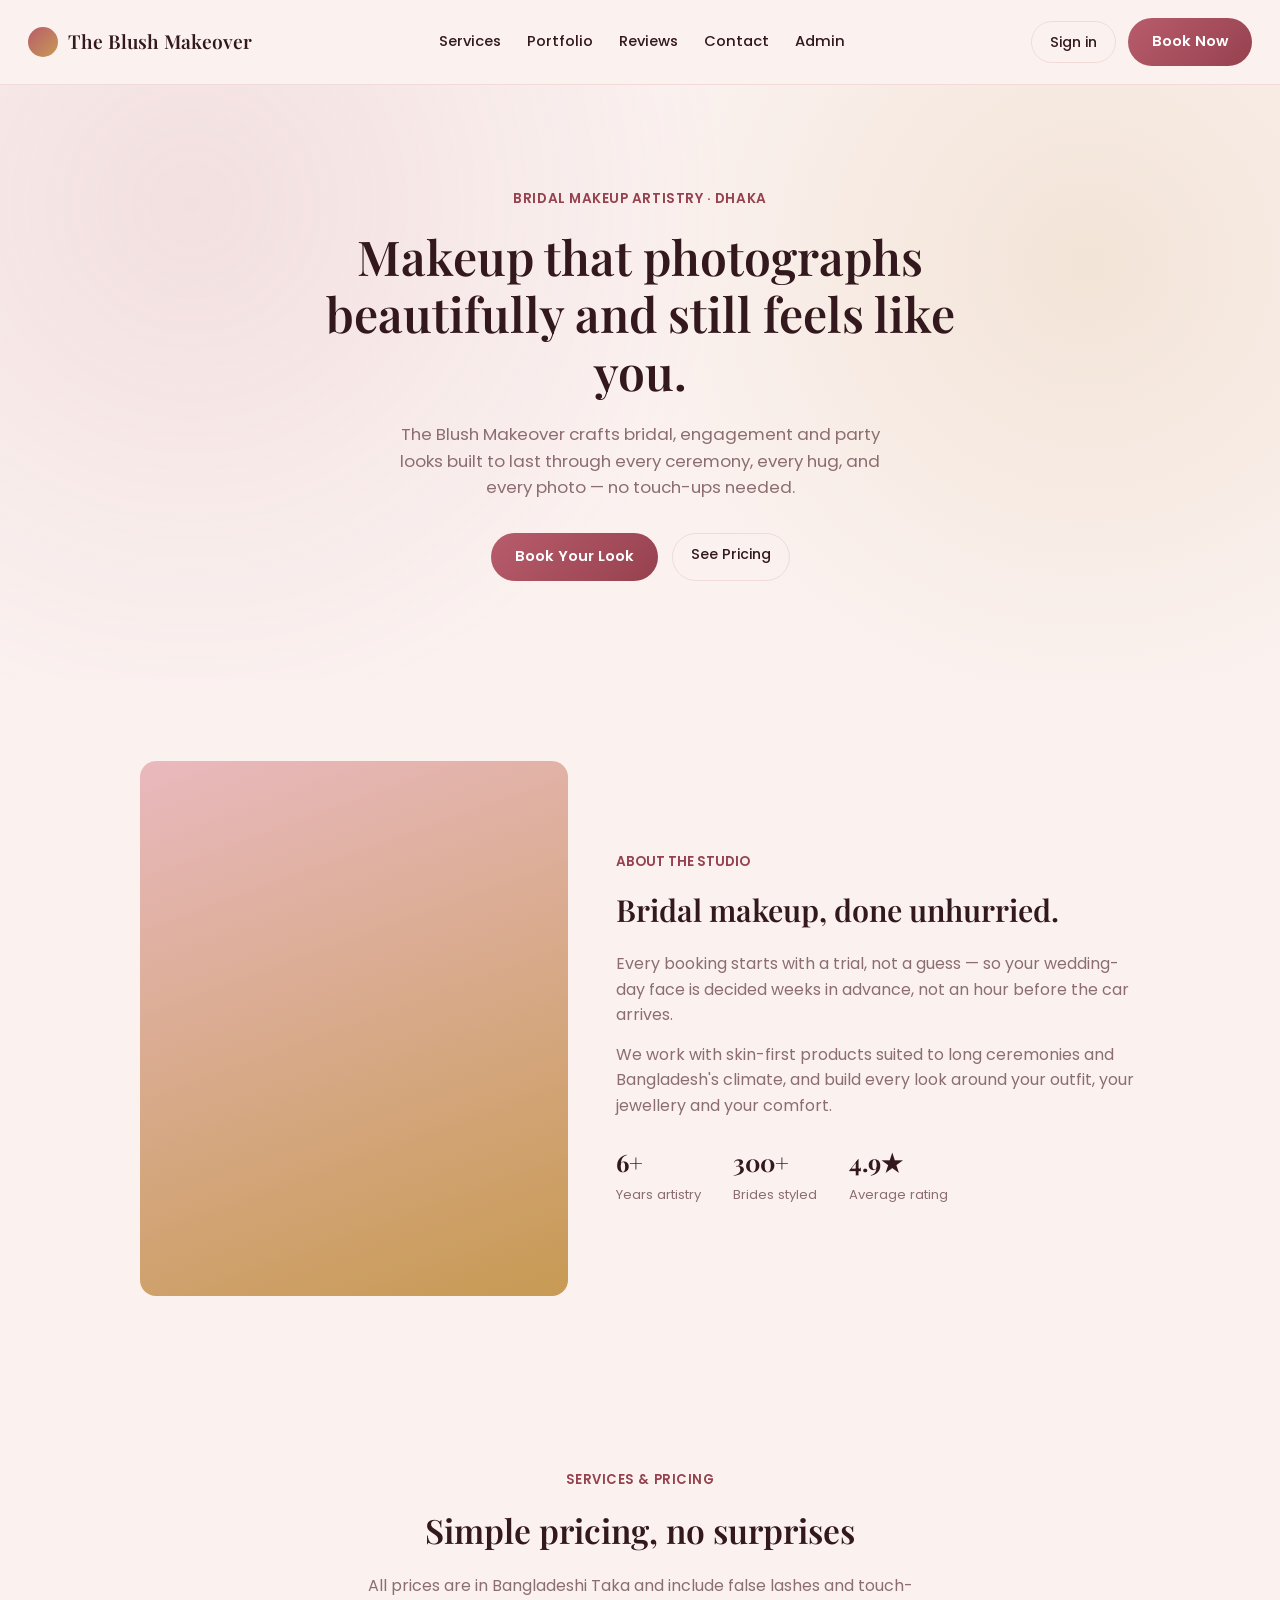
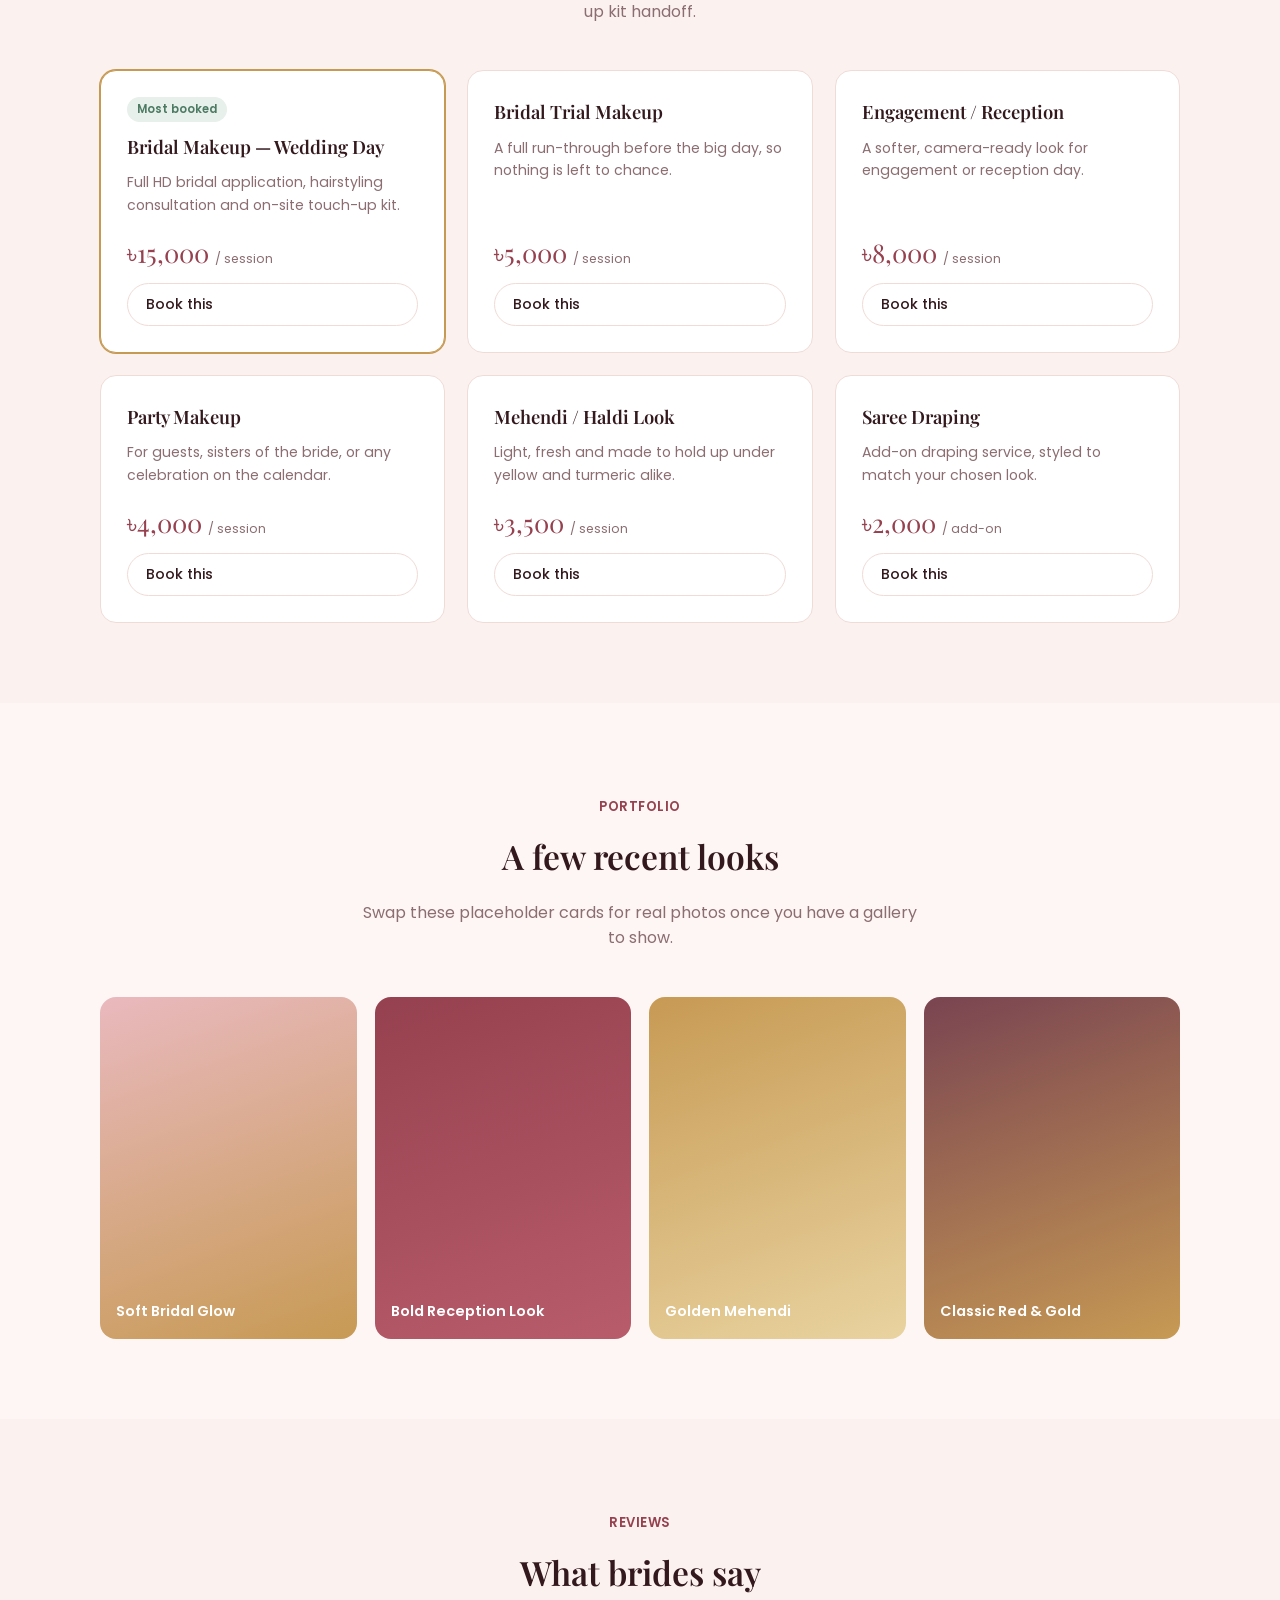
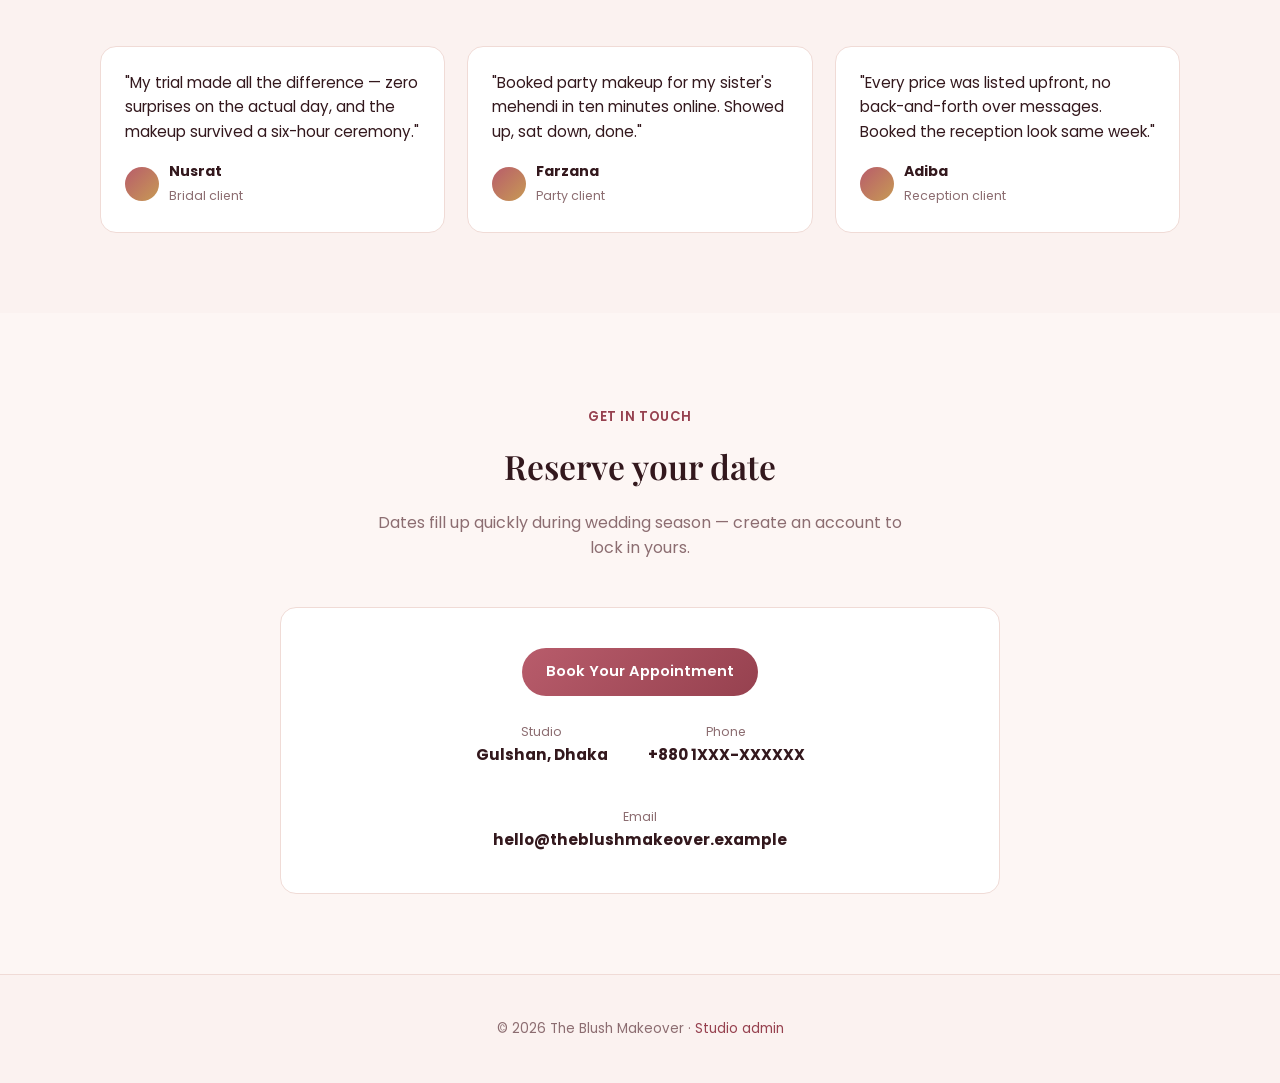
<file: index.html>
<!doctype html>
<html lang="en">
<head>
<meta charset="UTF-8" />
<meta name="viewport" content="width=device-width, initial-scale=1.0" />
<title>The Blush Makeover — Bridal & Party Makeup</title>
<link rel="preconnect" href="https://fonts.googleapis.com">
<link rel="preconnect" href="https://fonts.gstatic.com" crossorigin>
<link href="https://fonts.googleapis.com/css2?family=Playfair+Display:wght@600;700&family=Poppins:wght@400;500;600;700&display=swap" rel="stylesheet">
<link rel="stylesheet" href="style.css" />
</head>
<body>

<nav class="navbar">
  <span class="logo"><span class="mark"></span>The Blush Makeover</span>
  <div class="nav-links">
    <a href="#services">Services</a>
    <a href="#looks">Portfolio</a>
    <a href="#testimonials">Reviews</a>
    <a href="#contact">Contact</a>
    <a href="admin.html">Admin</a>
  </div>
  <div class="nav-right">
    <a class="ghost" href="auth.html">Sign in</a>
    <a class="primary" href="auth.html">Book Now</a>
  </div>
</nav>

<header class="hero">
  <p class="eyebrow">BRIDAL MAKEUP ARTISTRY · DHAKA</p>
  <h1>Makeup that photographs beautifully and still feels like you.</h1>
  <p class="lead">The Blush Makeover crafts bridal, engagement and party looks built to last through every ceremony, every hug, and every photo — no touch-ups needed.</p>
  <div class="hero-actions">
    <a class="primary" href="auth.html">Book Your Look</a>
    <a class="ghost" href="#services">See Pricing</a>
  </div>
</header>

<section class="about" id="about">
  <div class="about-grid">
    <div class="about-visual"></div>
    <div class="about-copy">
      <p class="eyebrow" style="color:var(--accent-dark); font-weight:600; font-size:0.85rem;">ABOUT THE STUDIO</p>
      <h2 style="font-size:1.9rem; margin:8px 0 16px;">Bridal makeup, done unhurried.</h2>
      <p>Every booking starts with a trial, not a guess — so your wedding-day face is decided weeks in advance, not an hour before the car arrives.</p>
      <p>We work with skin-first products suited to long ceremonies and Bangladesh's climate, and build every look around your outfit, your jewellery and your comfort.</p>
      <div class="stat-row">
        <div><strong>6+</strong><span>Years artistry</span></div>
        <div><strong>300+</strong><span>Brides styled</span></div>
        <div><strong>4.9★</strong><span>Average rating</span></div>
      </div>
    </div>
  </div>
</section>

<section id="services">
  <div class="section-head">
    <p class="eyebrow">SERVICES & PRICING</p>
    <h2>Simple pricing, no surprises</h2>
    <p>All prices are in Bangladeshi Taka and include false lashes and touch-up kit handoff.</p>
  </div>
  <div class="services-grid">

    <div class="service-card featured">
      <span class="tag">Most booked</span>
      <h3>Bridal Makeup — Wedding Day</h3>
      <p class="desc">Full HD bridal application, hairstyling consultation and on-site touch-up kit.</p>
      <div class="price">৳15,000 <span>/ session</span></div>
      <a class="ghost" href="auth.html">Book this</a>
    </div>

    <div class="service-card">
      <h3>Bridal Trial Makeup</h3>
      <p class="desc">A full run-through before the big day, so nothing is left to chance.</p>
      <div class="price">৳5,000 <span>/ session</span></div>
      <a class="ghost" href="auth.html">Book this</a>
    </div>

    <div class="service-card">
      <h3>Engagement / Reception</h3>
      <p class="desc">A softer, camera-ready look for engagement or reception day.</p>
      <div class="price">৳8,000 <span>/ session</span></div>
      <a class="ghost" href="auth.html">Book this</a>
    </div>

    <div class="service-card">
      <h3>Party Makeup</h3>
      <p class="desc">For guests, sisters of the bride, or any celebration on the calendar.</p>
      <div class="price">৳4,000 <span>/ session</span></div>
      <a class="ghost" href="auth.html">Book this</a>
    </div>

    <div class="service-card">
      <h3>Mehendi / Haldi Look</h3>
      <p class="desc">Light, fresh and made to hold up under yellow and turmeric alike.</p>
      <div class="price">৳3,500 <span>/ session</span></div>
      <a class="ghost" href="auth.html">Book this</a>
    </div>

    <div class="service-card">
      <h3>Saree Draping</h3>
      <p class="desc">Add-on draping service, styled to match your chosen look.</p>
      <div class="price">৳2,000 <span>/ add-on</span></div>
      <a class="ghost" href="auth.html">Book this</a>
    </div>

  </div>
</section>

<section id="looks" style="background:var(--surface-2);">
  <div class="section-head">
    <p class="eyebrow">PORTFOLIO</p>
    <h2>A few recent looks</h2>
    <p>Swap these placeholder cards for real photos once you have a gallery to show.</p>
  </div>
  <div class="looks-grid">
    <div class="look-card" style="background:linear-gradient(160deg,#E9B9BE,#C79A54);">Soft Bridal Glow</div>
    <div class="look-card" style="background:linear-gradient(160deg,#96414F,#B85C6B);">Bold Reception Look</div>
    <div class="look-card" style="background:linear-gradient(160deg,#C79A54,#E9D3A0);">Golden Mehendi</div>
    <div class="look-card" style="background:linear-gradient(160deg,#7A4451,#C79A54);">Classic Red & Gold</div>
  </div>
</section>

<section id="testimonials">
  <div class="section-head">
    <p class="eyebrow">REVIEWS</p>
    <h2>What brides say</h2>
  </div>
  <div class="testimonial-grid">
    <div class="testimonial-card">
      <p class="quote">"My trial made all the difference — zero surprises on the actual day, and the makeup survived a six-hour ceremony."</p>
      <div class="who"><span class="avatar-sm"></span><div><strong>Nusrat</strong><span>Bridal client</span></div></div>
    </div>
    <div class="testimonial-card">
      <p class="quote">"Booked party makeup for my sister's mehendi in ten minutes online. Showed up, sat down, done."</p>
      <div class="who"><span class="avatar-sm"></span><div><strong>Farzana</strong><span>Party client</span></div></div>
    </div>
    <div class="testimonial-card">
      <p class="quote">"Every price was listed upfront, no back-and-forth over messages. Booked the reception look same week."</p>
      <div class="who"><span class="avatar-sm"></span><div><strong>Adiba</strong><span>Reception client</span></div></div>
    </div>
  </div>
</section>

<section id="contact" style="background:var(--surface-2);">
  <div class="section-head">
    <p class="eyebrow">GET IN TOUCH</p>
    <h2>Reserve your date</h2>
    <p>Dates fill up quickly during wedding season — create an account to lock in yours.</p>
  </div>
  <div class="contact-panel">
    <a class="primary" href="auth.html">Book Your Appointment</a>
    <div class="contact-rows">
      <div><span>Studio</span><strong>Gulshan, Dhaka</strong></div>
      <div><span>Phone</span><strong>+880 1XXX-XXXXXX</strong></div>
      <div><span>Email</span><strong>hello@theblushmakeover.example</strong></div>
    </div>
  </div>
</section>

<footer class="site-footer">
  <p>© 2026 The Blush Makeover · <a href="admin.html">Studio admin</a></p>
</footer>

</body>
</html>
</file>
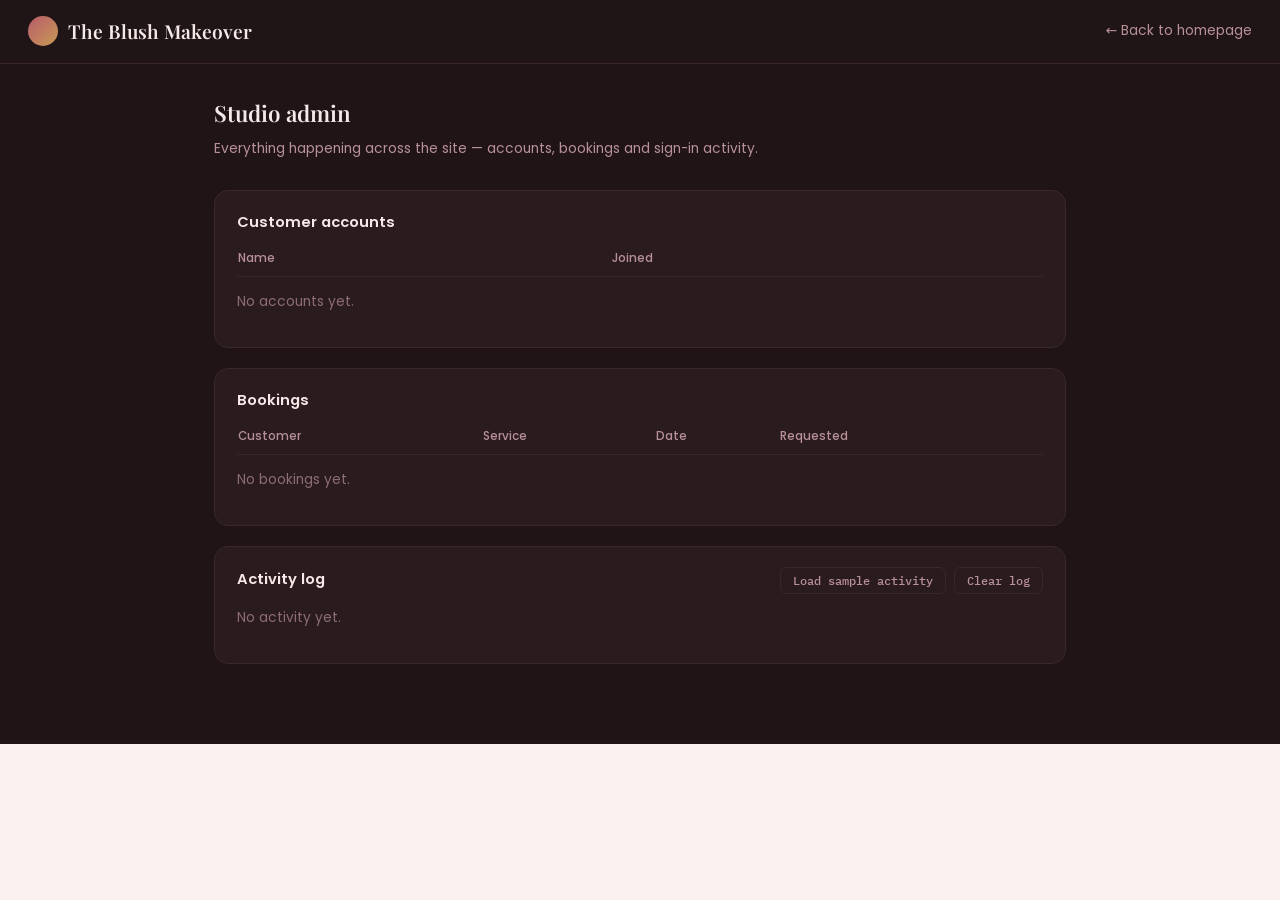
<file: admin.html>
<!doctype html>
<html lang="en">
<head>
<meta charset="UTF-8" />
<meta name="viewport" content="width=device-width, initial-scale=1.0" />
<title>Studio Admin — The Blush Makeover</title>
<link rel="preconnect" href="https://fonts.googleapis.com">
<link rel="preconnect" href="https://fonts.gstatic.com" crossorigin>
<link href="https://fonts.googleapis.com/css2?family=Playfair+Display:wght@600;700&family=Poppins:wght@400;500;600;700&family=IBM+Plex+Mono:wght@400;500&display=swap" rel="stylesheet">
<link rel="stylesheet" href="style.css" />
</head>
<body class="admin-page">

<nav class="admin-nav">
  <span class="logo"><span class="mark"></span>The Blush Makeover</span>
  <a class="nav-link" href="index.html">← Back to homepage</a>
</nav>

<main class="admin-main">
  <h1>Studio admin</h1>
  <p class="sub">Everything happening across the site — accounts, bookings and sign-in activity.</p>

  <div class="admin-panel">
    <h2>Customer accounts <span id="account-count" class="count"></span></h2>
    <table id="accounts-table">
      <thead><tr><th>Name</th><th>Joined</th><th></th></tr></thead>
      <tbody id="accounts-body"></tbody>
    </table>
    <p id="accounts-empty" class="empty" hidden>No accounts yet.</p>
  </div>

  <div class="admin-panel">
    <h2>Bookings <span id="booking-count" class="count"></span></h2>
    <table id="bookings-table">
      <thead><tr><th>Customer</th><th>Service</th><th>Date</th><th>Requested</th></tr></thead>
      <tbody id="bookings-body"></tbody>
    </table>
    <p id="bookings-empty" class="empty" hidden>No bookings yet.</p>
  </div>

  <div class="admin-panel">
    <div class="panel-head-row">
      <h2>Activity log <span id="log-count" class="count"></span></h2>
      <div style="display:flex; gap:8px;">
        <button id="seed-demo" class="ghost small" type="button">Load sample activity</button>
        <button id="clear-logs" class="ghost small" type="button">Clear log</button>
      </div>
    </div>
    <ul id="log-list" class="log-list"></ul>
    <p id="log-empty" class="empty" hidden>No activity yet.</p>
  </div>
</main>

<script src="app.js"></script>
</body>
</html>
</file>
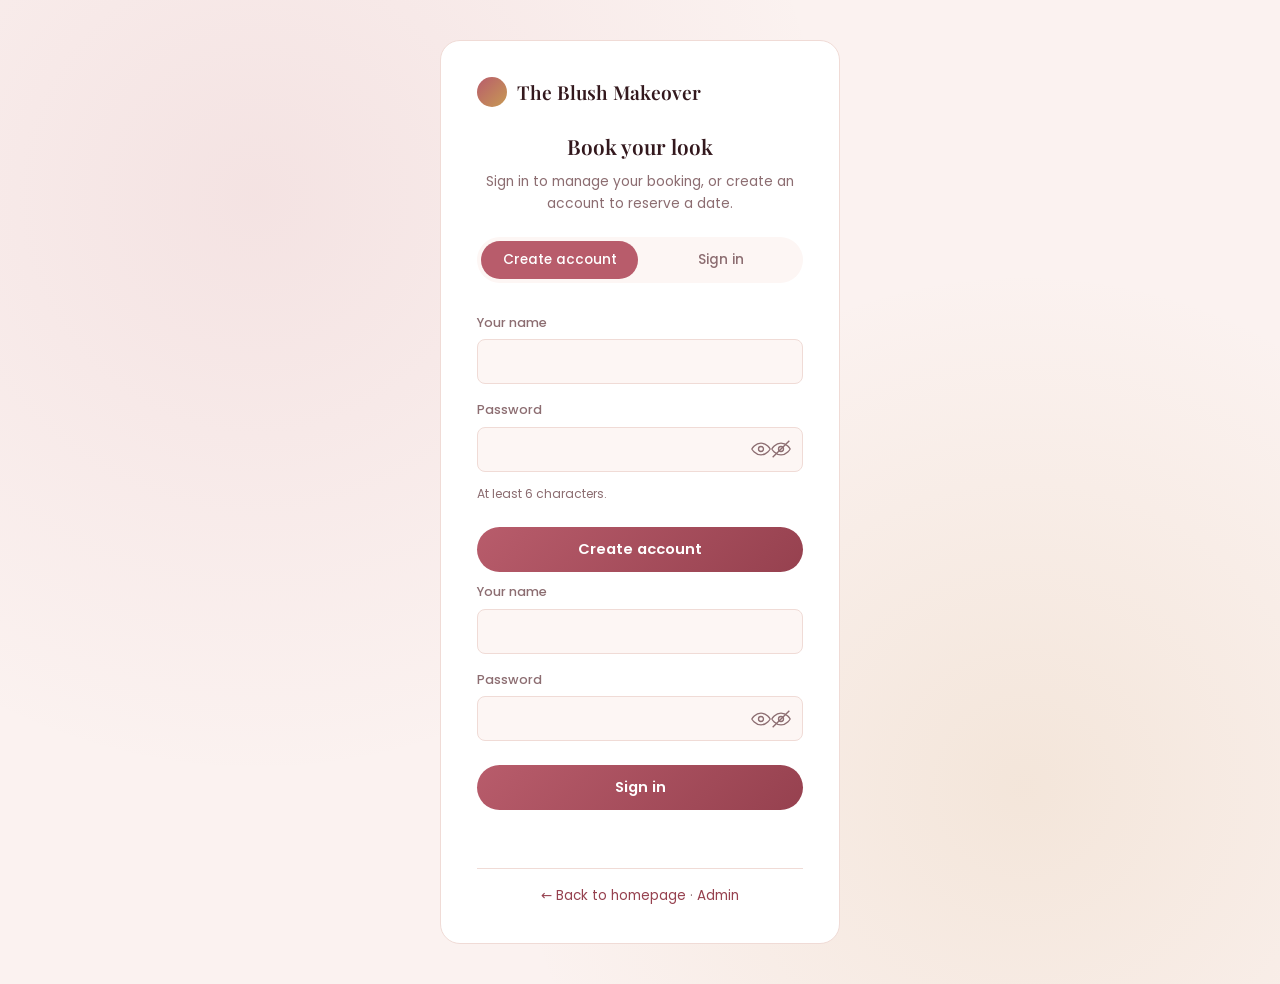
<file: auth.html>
<!doctype html>
<html lang="en">
<head>
<meta charset="UTF-8" />
<meta name="viewport" content="width=device-width, initial-scale=1.0" />
<title>Sign in — The Blush Makeover</title>
<link rel="preconnect" href="https://fonts.googleapis.com">
<link rel="preconnect" href="https://fonts.gstatic.com" crossorigin>
<link href="https://fonts.googleapis.com/css2?family=Playfair+Display:wght@600;700&family=Poppins:wght@400;500;600;700&display=swap" rel="stylesheet">
<link rel="stylesheet" href="style.css" />
</head>
<body>
<div class="auth-page">
  <div class="auth-card">
    <span class="logo"><span class="mark"></span>The Blush Makeover</span>

    <div class="card-head">
      <h2>Book your look</h2>
      <p class="sub">Sign in to manage your booking, or create an account to reserve a date.</p>
    </div>

    <div class="tabs" role="tablist">
      <button class="tab active" id="tab-signup" type="button" role="tab" aria-selected="true">Create account</button>
      <button class="tab" id="tab-login" type="button" role="tab" aria-selected="false">Sign in</button>
    </div>

    <form id="signup-form" class="auth-form" novalidate>
      <label for="signup-username">Your name</label>
      <input id="signup-username" name="username" type="text" autocomplete="username" required />

      <label for="signup-password">Password</label>
      <div class="password-field">
        <input id="signup-password" name="password" type="password" autocomplete="new-password" required minlength="6" />
        <button type="button" class="toggle-visibility" data-target="signup-password" aria-label="Show password">
          <svg class="icon-eye" viewBox="0 0 24 24" width="20" height="20" aria-hidden="true"><path d="M1 12s4-7 11-7 11 7 11 7-4 7-11 7-11-7-11-7Z" fill="none" stroke="currentColor" stroke-width="1.6" stroke-linejoin="round"/><circle cx="12" cy="12" r="3" fill="none" stroke="currentColor" stroke-width="1.6"/></svg>
          <svg class="icon-eye-off" viewBox="0 0 24 24" width="20" height="20" aria-hidden="true" hidden><path d="M1 12s4-7 11-7 11 7 11 7-4 7-11 7-11-7-11-7Z" fill="none" stroke="currentColor" stroke-width="1.6" stroke-linejoin="round"/><circle cx="12" cy="12" r="3" fill="none" stroke="currentColor" stroke-width="1.6"/><line x1="2" y1="22" x2="22" y2="2" stroke="currentColor" stroke-width="1.6"/></svg>
        </button>
      </div>
      <p class="hint">At least 6 characters.</p>
      <button type="submit" class="primary">Create account</button>
    </form>

    <form id="login-form" class="auth-form" novalidate hidden>
      <label for="login-username">Your name</label>
      <input id="login-username" name="username" type="text" autocomplete="username" required />

      <label for="login-password">Password</label>
      <div class="password-field">
        <input id="login-password" name="password" type="password" autocomplete="current-password" required />
        <button type="button" class="toggle-visibility" data-target="login-password" aria-label="Show password">
          <svg class="icon-eye" viewBox="0 0 24 24" width="20" height="20" aria-hidden="true"><path d="M1 12s4-7 11-7 11 7 11 7-4 7-11 7-11-7-11-7Z" fill="none" stroke="currentColor" stroke-width="1.6" stroke-linejoin="round"/><circle cx="12" cy="12" r="3" fill="none" stroke="currentColor" stroke-width="1.6"/></svg>
          <svg class="icon-eye-off" viewBox="0 0 24 24" width="20" height="20" aria-hidden="true" hidden><path d="M1 12s4-7 11-7 11 7 11 7-4 7-11 7-11-7-11-7Z" fill="none" stroke="currentColor" stroke-width="1.6" stroke-linejoin="round"/><circle cx="12" cy="12" r="3" fill="none" stroke="currentColor" stroke-width="1.6"/><line x1="2" y1="22" x2="22" y2="2" stroke="currentColor" stroke-width="1.6"/></svg>
        </button>
      </div>
      <button type="submit" class="primary">Sign in</button>
    </form>

    <p id="message" class="message" aria-live="polite"></p>

    <div class="card-foot">
      <a href="index.html">← Back to homepage</a> · <a href="admin.html">Admin</a>
    </div>
  </div>
</div>
<script src="app.js"></script>
</body>
</html>
</file>
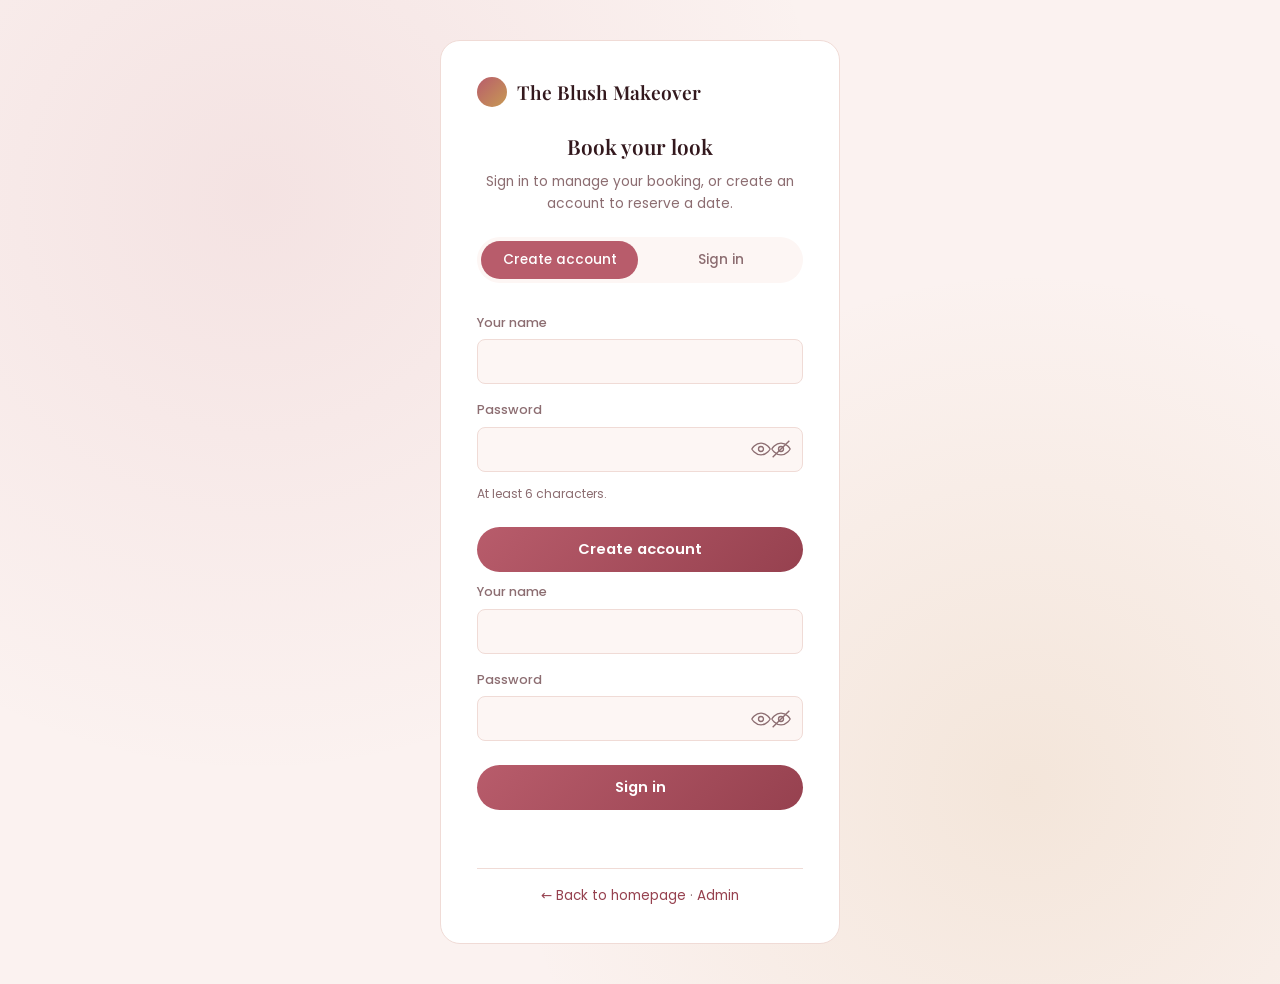
<file: dashboard.html>
<!doctype html>
<html lang="en">
<head>
<meta charset="UTF-8" />
<meta name="viewport" content="width=device-width, initial-scale=1.0" />
<title>My Account — The Blush Makeover</title>
<link rel="preconnect" href="https://fonts.googleapis.com">
<link rel="preconnect" href="https://fonts.gstatic.com" crossorigin>
<link href="https://fonts.googleapis.com/css2?family=Playfair+Display:wght@600;700&family=Poppins:wght@400;500;600;700&display=swap" rel="stylesheet">
<link rel="stylesheet" href="style.css" />
</head>
<body>

<nav class="dash-nav">
  <span class="logo"><span class="mark"></span>The Blush Makeover</span>
  <div class="nav-right">
    <a class="ghost" href="index.html">Homepage</a>
    <a class="ghost" href="admin.html">Admin ↗</a>
    <button id="sign-out" class="ghost" type="button">Sign out</button>
  </div>
</nav>

<div class="banner"></div>

<main class="dash-main">
  <div class="profile-card">
    <div class="avatar" id="profile-avatar"></div>
    <div class="profile-info">
      <div class="profile-name-row">
        <h1 id="profile-username">—</h1>
        <span class="badge">Active</span>
      </div>
      <p class="profile-meta" id="profile-meta">—</p>
    </div>
  </div>

  <div class="dash-tabs">
    <button class="dash-tab active" data-tab="bookings" type="button">My bookings</button>
    <button class="dash-tab" data-tab="activity" type="button">Activity</button>
    <button class="dash-tab" data-tab="settings" type="button">Settings</button>
  </div>

  <section class="dash-panel" id="panel-bookings">
    <div class="panel">
      <h3>Book an appointment</h3>
      <p class="panel-sub">Pick a service and a date. We'll confirm by phone.</p>
      <form id="booking-form" class="booking-form" novalidate>
        <label for="booking-service">Service</label>
        <select id="booking-service" required>
          <option value="" disabled selected>Choose a service</option>
          <option value="Bridal Makeup — Wedding Day (৳15,000)">Bridal Makeup — Wedding Day (৳15,000)</option>
          <option value="Bridal Trial Makeup (৳5,000)">Bridal Trial Makeup (৳5,000)</option>
          <option value="Engagement / Reception (৳8,000)">Engagement / Reception (৳8,000)</option>
          <option value="Party Makeup (৳4,000)">Party Makeup (৳4,000)</option>
          <option value="Mehendi / Haldi Look (৳3,500)">Mehendi / Haldi Look (৳3,500)</option>
          <option value="Saree Draping add-on (৳2,000)">Saree Draping add-on (৳2,000)</option>
        </select>

        <label for="booking-date">Date</label>
        <input id="booking-date" type="date" required />

        <label for="booking-notes">Notes (optional)</label>
        <textarea id="booking-notes" placeholder="Venue, outfit colour, anything we should know"></textarea>

        <button type="submit" class="primary">Request booking</button>
      </form>
    </div>

    <div class="panel">
      <h3>Your bookings</h3>
      <p class="panel-sub">Requests you've made, most recent first.</p>
      <ul id="booking-list" class="booking-list"></ul>
      <p id="booking-empty" class="empty" hidden>No bookings yet — request one above.</p>
    </div>
  </section>

  <section class="dash-panel" id="panel-activity" hidden>
    <div class="panel">
      <h3>Recent activity</h3>
      <p class="panel-sub">Sign-ins and account changes on your profile.</p>
      <ul id="log-list" class="feed-list"></ul>
      <p id="log-empty" class="empty" hidden>No activity yet.</p>
    </div>
  </section>

  <section class="dash-panel" id="panel-settings" hidden>
    <div class="danger-panel">
      <div>
        <h3>Delete account</h3>
        <p>Removes your profile and cancels any pending bookings. This can't be undone.</p>
      </div>
      <button id="delete-account" class="danger" type="button">Delete my account</button>
    </div>
  </section>
</main>

<script src="app.js"></script>
</body>
</html>
</file>
<file: style.css>
:root {
  --bg: #FBF2F0;
  --surface: #FFFFFF;
  --surface-2: #FDF6F4;
  --ink: #33181D;
  --muted: #8C6D71;
  --accent: #B85C6B;
  --accent-dark: #96414F;
  --gold: #C79A54;
  --border: #F0DBD6;
  --success: #4C7A63;
  --success-soft: #E7F0EA;
  --danger: #A6423A;
  --danger-soft: #F7E6E3;
  --radius: 16px;
  --font-display: "Playfair Display", Georgia, serif;
  --font-body: "Poppins", system-ui, -apple-system, sans-serif;
  --font-mono: "IBM Plex Mono", "SFMono-Regular", Menlo, monospace;
}

* { box-sizing: border-box; }

html, body {
  margin: 0;
  background: var(--bg);
  color: var(--ink);
  font-family: var(--font-body);
  line-height: 1.6;
  -webkit-font-smoothing: antialiased;
}

h1, h2, h3 { font-family: var(--font-display); margin: 0; font-weight: 600; }

a { color: var(--accent-dark); text-decoration: none; }
button { font-family: var(--font-body); }

img { max-width: 100%; display: block; }

.container { max-width: 1080px; margin: 0 auto; padding: 0 24px; }

/* ---------- navbar ---------- */

.navbar {
  display: flex;
  align-items: center;
  justify-content: space-between;
  padding: 18px 28px;
  border-bottom: 1px solid var(--border);
  background: rgba(251, 242, 240, 0.9);
  backdrop-filter: blur(8px);
  position: sticky;
  top: 0;
  z-index: 20;
}

.logo {
  display: inline-flex;
  align-items: center;
  gap: 10px;
  font-family: var(--font-display);
  font-weight: 600;
  font-size: 1.2rem;
  color: var(--ink);
}

.logo .mark {
  width: 30px;
  height: 30px;
  border-radius: 50%;
  background: linear-gradient(135deg, var(--accent), var(--gold));
  flex-shrink: 0;
}

.navbar .nav-links {
  display: flex;
  align-items: center;
  gap: 26px;
}

.navbar .nav-links a {
  color: var(--ink);
  font-size: 0.92rem;
  font-weight: 500;
}

.navbar .nav-right { display: flex; align-items: center; gap: 12px; }

/* ---------- buttons ---------- */

button.primary, a.primary {
  display: inline-block;
  background: linear-gradient(135deg, var(--accent), var(--accent-dark));
  color: #fff;
  border: none;
  border-radius: 999px;
  padding: 12px 24px;
  font-size: 0.92rem;
  font-weight: 600;
  cursor: pointer;
  text-align: center;
}

button.primary:hover, a.primary:hover { filter: brightness(1.07); }

button.ghost, a.ghost {
  background: transparent;
  border: 1px solid var(--border);
  color: var(--ink);
  border-radius: 999px;
  padding: 9px 18px;
  font-weight: 500;
  cursor: pointer;
  font-size: 0.88rem;
}

button.ghost:hover, a.ghost:hover { background: var(--surface-2); }

button.danger {
  background: var(--danger-soft);
  border: 1px solid rgba(166, 66, 58, 0.35);
  color: var(--danger);
  border-radius: 8px;
  padding: 9px 16px;
  font-weight: 500;
  cursor: pointer;
}

/* ---------- hero ---------- */

.hero {
  position: relative;
  padding: 90px 24px 100px;
  text-align: center;
  overflow: hidden;
  background:
    radial-gradient(circle at 15% 20%, rgba(184, 92, 107, 0.12), transparent 45%),
    radial-gradient(circle at 85% 30%, rgba(199, 154, 84, 0.16), transparent 40%);
}

.hero .eyebrow {
  color: var(--accent-dark);
  font-weight: 600;
  font-size: 0.85rem;
  letter-spacing: 0.04em;
}

.hero h1 {
  font-size: 3rem;
  max-width: 720px;
  margin: 18px auto 20px;
  line-height: 1.2;
}

.hero p.lead {
  color: var(--muted);
  max-width: 520px;
  margin: 0 auto 32px;
  font-size: 1.05rem;
}

.hero .hero-actions { display: flex; justify-content: center; gap: 14px; flex-wrap: wrap; }

/* ---------- sections ---------- */

section { padding: 80px 24px; }

.section-head { text-align: center; max-width: 560px; margin: 0 auto 46px; }
.section-head .eyebrow { color: var(--accent-dark); font-weight: 600; font-size: 0.82rem; letter-spacing: 0.04em; }
.section-head h2 { font-size: 2.1rem; margin: 10px 0 12px; }
.section-head p { color: var(--muted); }

/* about */

.about-grid {
  display: grid;
  grid-template-columns: 0.9fr 1.1fr;
  gap: 48px;
  align-items: center;
  max-width: 1000px;
  margin: 0 auto;
}

.about-visual {
  aspect-ratio: 4 / 5;
  border-radius: var(--radius);
  background: linear-gradient(160deg, #E9B9BE 0%, #C79A54 100%);
}

.about-copy p { color: var(--muted); margin: 0 0 14px; }
.about-copy .stat-row { display: flex; gap: 32px; margin-top: 24px; }
.about-copy .stat-row div strong { display: block; font-family: var(--font-display); font-size: 1.5rem; color: var(--ink); }
.about-copy .stat-row div span { color: var(--muted); font-size: 0.82rem; }

/* services / pricing */

.services-grid {
  display: grid;
  grid-template-columns: repeat(3, 1fr);
  gap: 22px;
  max-width: 1080px;
  margin: 0 auto;
}

.service-card {
  background: var(--surface);
  border: 1px solid var(--border);
  border-radius: var(--radius);
  padding: 26px;
  display: flex;
  flex-direction: column;
  gap: 10px;
}

.service-card.featured { border-color: var(--gold); box-shadow: 0 0 0 1px var(--gold); }

.service-card .tag {
  align-self: flex-start;
  background: var(--success-soft);
  color: var(--success);
  font-size: 0.72rem;
  font-weight: 600;
  padding: 3px 10px;
  border-radius: 999px;
}

.service-card h3 { font-size: 1.15rem; }
.service-card p.desc { color: var(--muted); font-size: 0.88rem; flex: 1; margin: 0; }

.service-card .price {
  font-family: var(--font-display);
  font-size: 1.6rem;
  color: var(--accent-dark);
  margin-top: 6px;
}

.service-card .price span { font-size: 0.78rem; color: var(--muted); font-family: var(--font-body); }

/* portfolio / looks */

.looks-grid {
  display: grid;
  grid-template-columns: repeat(4, 1fr);
  gap: 18px;
  max-width: 1080px;
  margin: 0 auto;
}

.look-card {
  border-radius: var(--radius);
  aspect-ratio: 3 / 4;
  padding: 16px;
  display: flex;
  align-items: flex-end;
  color: #fff;
  font-weight: 600;
  font-size: 0.9rem;
}

/* testimonials */

.testimonial-grid {
  display: grid;
  grid-template-columns: repeat(3, 1fr);
  gap: 22px;
  max-width: 1080px;
  margin: 0 auto;
}

.testimonial-card {
  background: var(--surface);
  border: 1px solid var(--border);
  border-radius: var(--radius);
  padding: 24px;
}

.testimonial-card p.quote { color: var(--ink); font-size: 0.95rem; margin: 0 0 16px; }
.testimonial-card .who { display: flex; align-items: center; gap: 10px; }
.testimonial-card .avatar-sm {
  width: 34px; height: 34px; border-radius: 50%;
  background: linear-gradient(135deg, var(--accent), var(--gold));
  flex-shrink: 0;
}
.testimonial-card .who strong { display: block; font-size: 0.88rem; }
.testimonial-card .who span { color: var(--muted); font-size: 0.78rem; }

/* contact + footer */

.contact-panel {
  max-width: 720px;
  margin: 0 auto;
  background: var(--surface);
  border: 1px solid var(--border);
  border-radius: var(--radius);
  padding: 40px;
  text-align: center;
}

.contact-panel .contact-rows {
  display: flex;
  justify-content: center;
  gap: 40px;
  margin-top: 26px;
  flex-wrap: wrap;
}

.contact-panel .contact-rows div span { display: block; color: var(--muted); font-size: 0.78rem; }
.contact-panel .contact-rows div strong { font-size: 0.95rem; }

footer.site-footer {
  border-top: 1px solid var(--border);
  padding: 30px 24px;
  text-align: center;
  color: var(--muted);
  font-size: 0.84rem;
}

/* ---------- auth page ---------- */

.auth-page {
  min-height: 100vh;
  display: flex;
  align-items: center;
  justify-content: center;
  padding: 40px 20px;
  background:
    radial-gradient(circle at 20% 20%, rgba(184, 92, 107, 0.1), transparent 45%),
    radial-gradient(circle at 80% 80%, rgba(199, 154, 84, 0.14), transparent 40%),
    var(--bg);
}

.auth-card {
  width: 100%;
  max-width: 400px;
  background: var(--surface);
  border: 1px solid var(--border);
  border-radius: 20px;
  padding: 36px;
}

.auth-card .logo { justify-content: center; margin-bottom: 22px; }

.auth-card .card-head { text-align: center; }
.auth-card .card-head h2 { font-size: 1.3rem; }
.auth-card .card-head .sub { color: var(--muted); font-size: 0.86rem; margin: 8px 0 0; }

.tabs {
  display: flex;
  gap: 4px;
  margin: 22px 0 20px;
  background: var(--surface-2);
  border-radius: 999px;
  padding: 4px;
}

.tab {
  flex: 1;
  border: none;
  background: transparent;
  padding: 9px 12px;
  border-radius: 999px;
  font-size: 0.85rem;
  font-weight: 500;
  color: var(--muted);
  cursor: pointer;
}

.tab.active { background: var(--accent); color: #fff; }

.auth-form { display: flex; flex-direction: column; gap: 6px; }

.auth-form label { font-size: 0.8rem; font-weight: 500; color: var(--muted); margin-top: 10px; }

.auth-form input[type="text"],
.auth-form input[type="password"],
.auth-form select,
.auth-form textarea {
  width: 100%;
  border: 1px solid var(--border);
  border-radius: 8px;
  padding: 10px 12px;
  font-size: 0.94rem;
  font-family: var(--font-body);
  color: var(--ink);
  background: var(--surface-2);
}

.auth-form input:focus, .auth-form select:focus, .auth-form textarea:focus {
  outline: 2px solid var(--accent);
  outline-offset: 1px;
}

.password-field { position: relative; display: flex; align-items: center; }
.password-field input { padding-right: 42px; }

.toggle-visibility {
  position: absolute;
  right: 6px;
  border: none;
  background: transparent;
  color: var(--muted);
  cursor: pointer;
  padding: 6px;
  display: flex;
}

.toggle-visibility.is-showing { color: var(--accent-dark); }

.hint { font-size: 0.76rem; color: var(--muted); margin: 6px 0 0; }

.auth-form button.primary { margin-top: 18px; width: 100%; }

.message { min-height: 20px; font-size: 0.86rem; margin: 16px 0 0; text-align: center; }
.message.error { color: var(--danger); }
.message.success { color: var(--success); }

.auth-card .card-foot {
  margin-top: 22px;
  padding-top: 16px;
  border-top: 1px solid var(--border);
  font-size: 0.84rem;
  text-align: center;
  color: var(--muted);
}

/* ---------- dashboard ---------- */

.dash-nav {
  display: flex;
  align-items: center;
  justify-content: space-between;
  padding: 16px 28px;
  border-bottom: 1px solid var(--border);
  background: var(--surface);
}

.dash-nav .nav-right { display: flex; align-items: center; gap: 10px; }

.banner {
  height: 110px;
  background: linear-gradient(120deg, var(--accent), var(--gold));
}

.dash-main { max-width: 760px; margin: 0 auto; padding: 0 24px 60px; }

.profile-card {
  display: flex;
  align-items: flex-end;
  gap: 18px;
  margin-top: -40px;
  padding-bottom: 20px;
  flex-wrap: wrap;
}

.avatar {
  width: 84px;
  height: 84px;
  border-radius: 50%;
  border: 4px solid var(--bg);
  background: linear-gradient(135deg, var(--accent), var(--accent-dark));
  display: flex;
  align-items: center;
  justify-content: center;
  font-weight: 700;
  font-size: 1.6rem;
  color: #fff;
  flex-shrink: 0;
}

.profile-info { padding-bottom: 4px; }
.profile-name-row { display: flex; align-items: center; gap: 10px; flex-wrap: wrap; }
.profile-name-row h1 { font-size: 1.4rem; }

.badge {
  font-size: 0.7rem;
  font-weight: 600;
  padding: 3px 10px;
  border-radius: 999px;
  background: var(--success-soft);
  color: var(--success);
}

.profile-meta { color: var(--muted); font-size: 0.85rem; margin-top: 4px; }

.dash-tabs {
  display: flex;
  gap: 6px;
  border-bottom: 1px solid var(--border);
  margin-bottom: 26px;
}

.dash-tab {
  border: none;
  background: transparent;
  padding: 10px 4px;
  margin-right: 20px;
  font-size: 0.9rem;
  font-weight: 500;
  color: var(--muted);
  cursor: pointer;
  border-bottom: 2px solid transparent;
}

.dash-tab.active { color: var(--accent-dark); border-bottom-color: var(--accent-dark); }

.panel {
  background: var(--surface);
  border: 1px solid var(--border);
  border-radius: var(--radius);
  padding: 22px;
}

.panel + .panel { margin-top: 20px; }

.panel h3 { font-size: 1rem; margin-bottom: 4px; }
.panel .panel-sub { color: var(--muted); font-size: 0.84rem; margin: 0 0 18px; }

/* booking form */

.booking-form { display: flex; flex-direction: column; gap: 6px; }
.booking-form label { font-size: 0.8rem; font-weight: 500; color: var(--muted); margin-top: 10px; }
.booking-form input, .booking-form select, .booking-form textarea {
  width: 100%;
  border: 1px solid var(--border);
  border-radius: 8px;
  padding: 10px 12px;
  font-size: 0.92rem;
  font-family: var(--font-body);
  background: var(--surface-2);
  color: var(--ink);
}
.booking-form textarea { resize: vertical; min-height: 70px; }
.booking-form button.primary { margin-top: 16px; align-self: flex-start; }

/* bookings list */

.booking-list { list-style: none; margin: 0; padding: 0; }
.booking-list li {
  padding: 14px 0;
  border-bottom: 1px solid var(--border);
  display: flex;
  justify-content: space-between;
  gap: 12px;
  flex-wrap: wrap;
}
.booking-list li:last-child { border-bottom: none; }
.booking-list .b-service { font-weight: 600; font-size: 0.92rem; }
.booking-list .b-meta { color: var(--muted); font-size: 0.8rem; margin-top: 2px; }
.booking-list .b-status {
  align-self: center;
  font-size: 0.74rem;
  font-weight: 600;
  padding: 3px 10px;
  border-radius: 999px;
  background: var(--success-soft);
  color: var(--success);
  white-space: nowrap;
}

/* friendly activity feed (dashboard) */

.feed-list { list-style: none; margin: 0; padding: 0; }
.feed-list li {
  display: flex;
  align-items: flex-start;
  gap: 12px;
  padding: 12px 0;
  border-bottom: 1px solid var(--border);
}
.feed-list li:last-child { border-bottom: none; }
.feed-dot { width: 8px; height: 8px; border-radius: 50%; margin-top: 6px; flex-shrink: 0; background: var(--success); }
.feed-dot.err { background: var(--danger); }
.feed-text { font-size: 0.9rem; }
.feed-time { color: var(--muted); font-size: 0.78rem; margin-top: 2px; }

.empty { color: var(--muted); font-size: 0.86rem; }

.danger-panel {
  border: 1px solid rgba(166, 66, 58, 0.3);
  border-radius: var(--radius);
  padding: 20px 22px;
  display: flex;
  align-items: center;
  justify-content: space-between;
  gap: 16px;
  flex-wrap: wrap;
  background: var(--surface);
}
.danger-panel h3 { color: var(--danger); font-size: 0.95rem; }
.danger-panel p { color: var(--muted); font-size: 0.84rem; margin: 6px 0 0; max-width: 380px; }

/* ---------- admin console ---------- */

body.admin-page {
  --bg-c: #201417;
  --panel-c: #2A1B1F;
  --ink-c: #F6E9E7;
  --muted-c: #B79197;
  --ok-c: #7BC69A;
  --err-c: #F2917F;
  --border-c: #3A262B;
  background: var(--bg-c);
  color: var(--ink-c);
}

.admin-nav {
  display: flex;
  align-items: center;
  justify-content: space-between;
  padding: 16px 28px;
  border-bottom: 1px solid var(--border-c);
  background: rgba(32, 20, 23, 0.9);
  position: sticky;
  top: 0;
}

.admin-nav .logo { color: var(--ink-c); }
.admin-nav a.nav-link { color: var(--muted-c); font-size: 0.86rem; }

.admin-main { max-width: 900px; margin: 0 auto; padding: 32px 24px 60px; }
.admin-main h1 { font-size: 1.4rem; color: var(--ink-c); }
.admin-main .sub { color: var(--muted-c); font-size: 0.86rem; margin: 6px 0 30px; }

.admin-panel {
  background: var(--panel-c);
  border: 1px solid var(--border-c);
  border-radius: 14px;
  padding: 20px 22px;
  margin-bottom: 20px;
}

.admin-panel h2 { font-family: var(--font-body); font-size: 0.92rem; font-weight: 600; color: var(--ink-c); }
.admin-panel .panel-head-row { display: flex; align-items: center; justify-content: space-between; }
.admin-panel .count { color: var(--muted-c); font-weight: 400; font-size: 0.8rem; }

table { width: 100%; border-collapse: collapse; margin-top: 14px; font-size: 0.86rem; }
th { text-align: left; color: var(--muted-c); font-weight: 500; font-size: 0.74rem; padding-bottom: 8px; border-bottom: 1px solid var(--border-c); }
td { padding: 10px 0; border-bottom: 1px solid var(--border-c); font-family: var(--font-mono); color: var(--ink-c); }
td.actions { text-align: right; }
td.actions button {
  background: transparent; border: 1px solid rgba(242, 145, 127, 0.4); color: var(--err-c);
  border-radius: 6px; padding: 4px 10px; font-family: var(--font-mono); font-size: 0.74rem; cursor: pointer;
}

.log-list { list-style: none; margin: 0; padding: 0; max-height: 380px; overflow-y: auto; }
.log-list li { display: flex; gap: 10px; padding: 9px 0; border-bottom: 1px solid var(--border-c); font-size: 0.82rem; align-items: baseline; font-family: var(--font-mono); }
.log-list li:last-child { border-bottom: none; }
.log-time { color: var(--muted-c); flex-shrink: 0; }
.log-status { flex-shrink: 0; font-weight: 600; width: 38px; }
.log-status.ok { color: var(--ok-c); }
.log-status.err { color: var(--err-c); }
.log-text { color: var(--ink-c); }
.log-text .user { color: var(--muted-c); }

button.ghost.small { border-radius: 6px; padding: 5px 12px; font-family: var(--font-mono); font-size: 0.74rem; border-color: var(--border-c); color: var(--muted-c); }
button.ghost.small:hover { background: var(--panel-c); }

/* ---------- responsive ---------- */

@media (max-width: 900px) {
  .about-grid { grid-template-columns: 1fr; }
  .services-grid { grid-template-columns: repeat(2, 1fr); }
  .looks-grid { grid-template-columns: repeat(2, 1fr); }
  .testimonial-grid { grid-template-columns: 1fr; }
  .navbar .nav-links { display: none; }
}

@media (max-width: 560px) {
  .hero h1 { font-size: 2.1rem; }
  .services-grid { grid-template-columns: 1fr; }
  .looks-grid { grid-template-columns: repeat(2, 1fr); }
  .about-copy .stat-row { flex-wrap: wrap; gap: 20px; }
  .profile-card { flex-direction: column; align-items: flex-start; margin-top: -30px; }
  .danger-panel { flex-direction: column; align-items: flex-start; }
}
</file>
